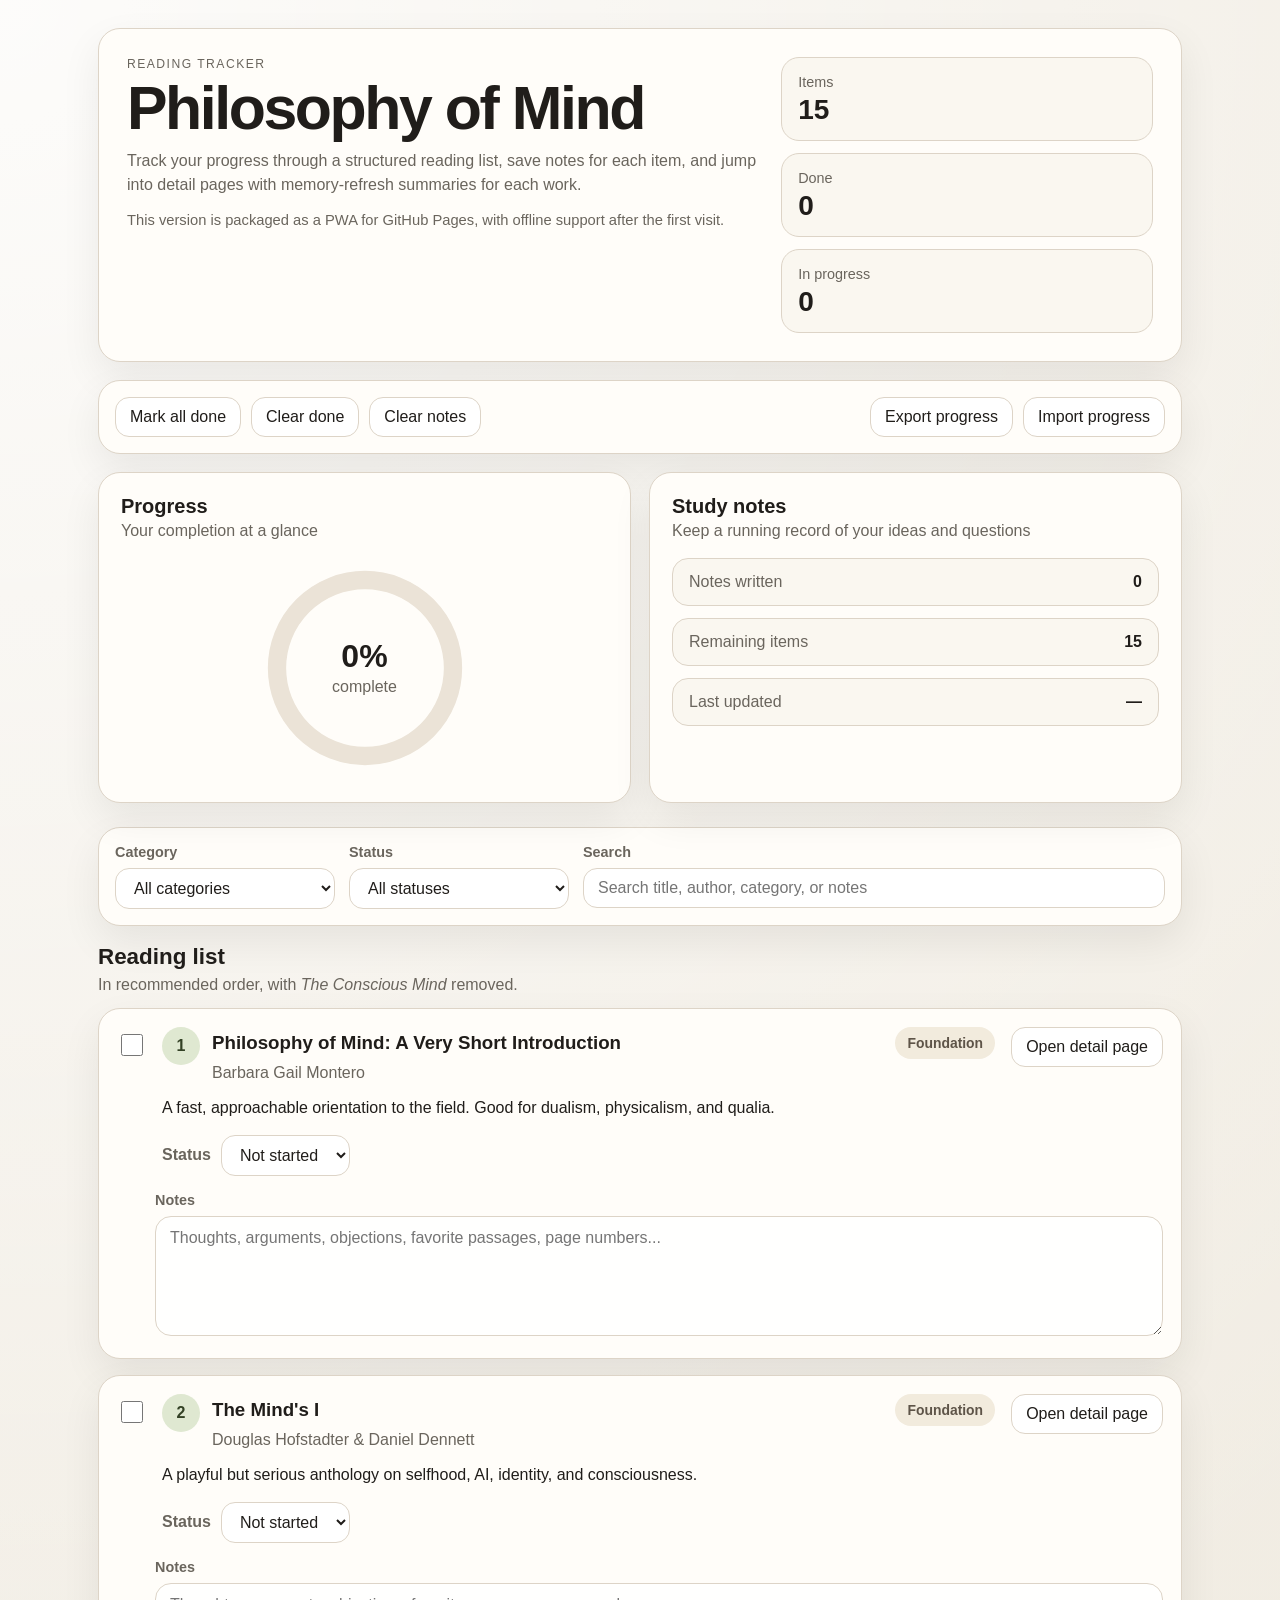
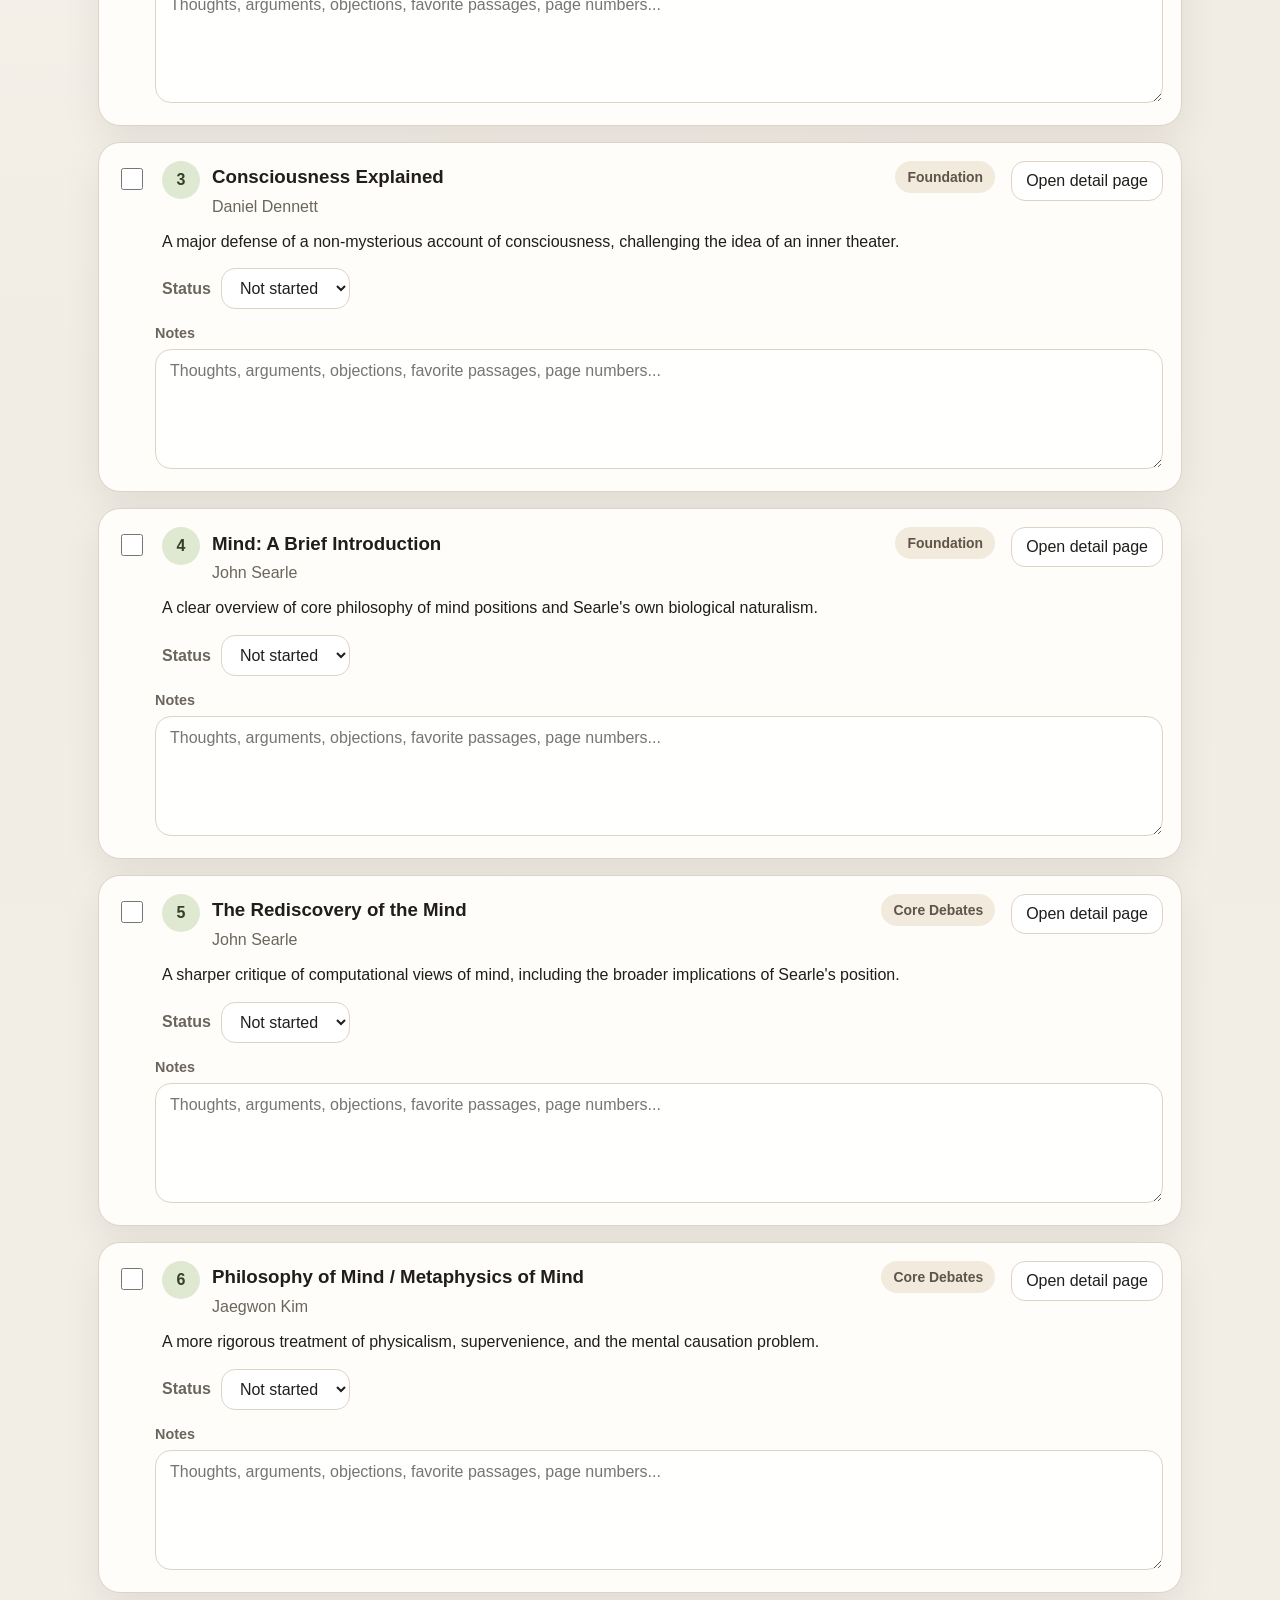
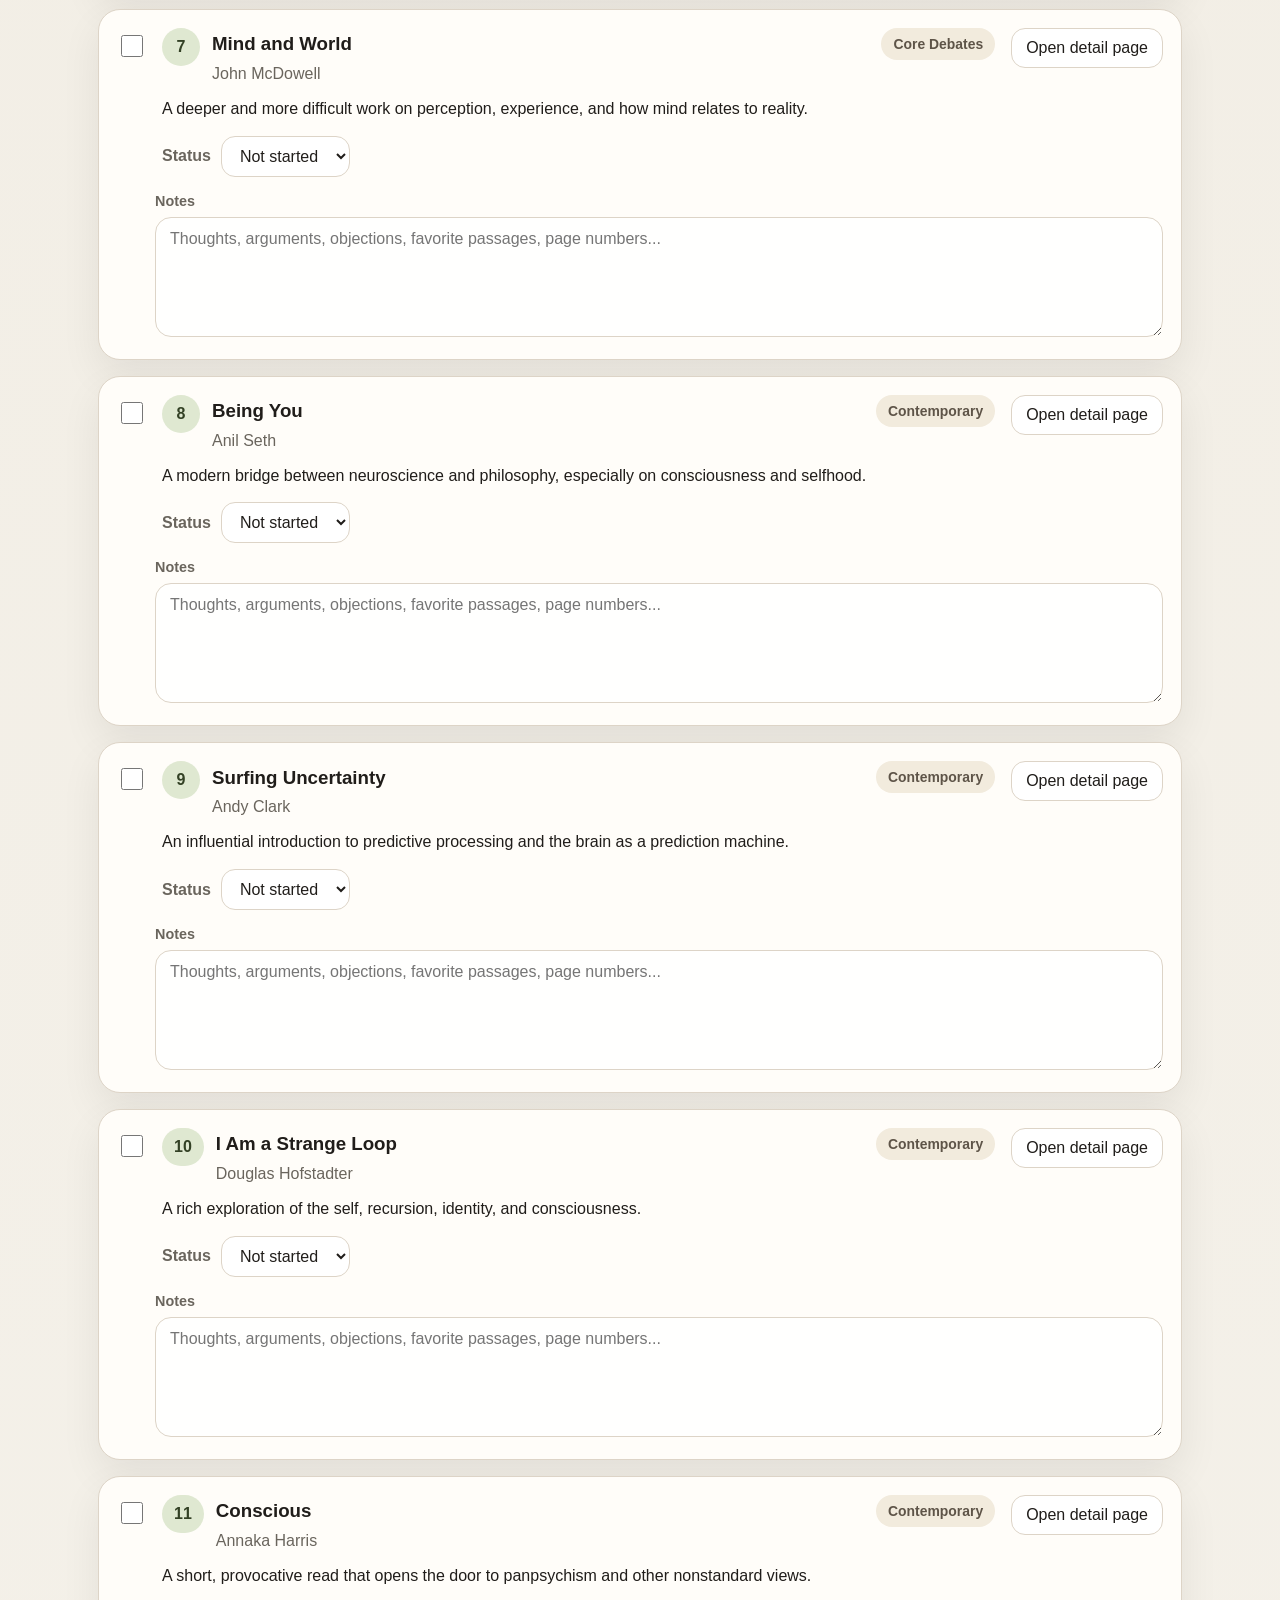
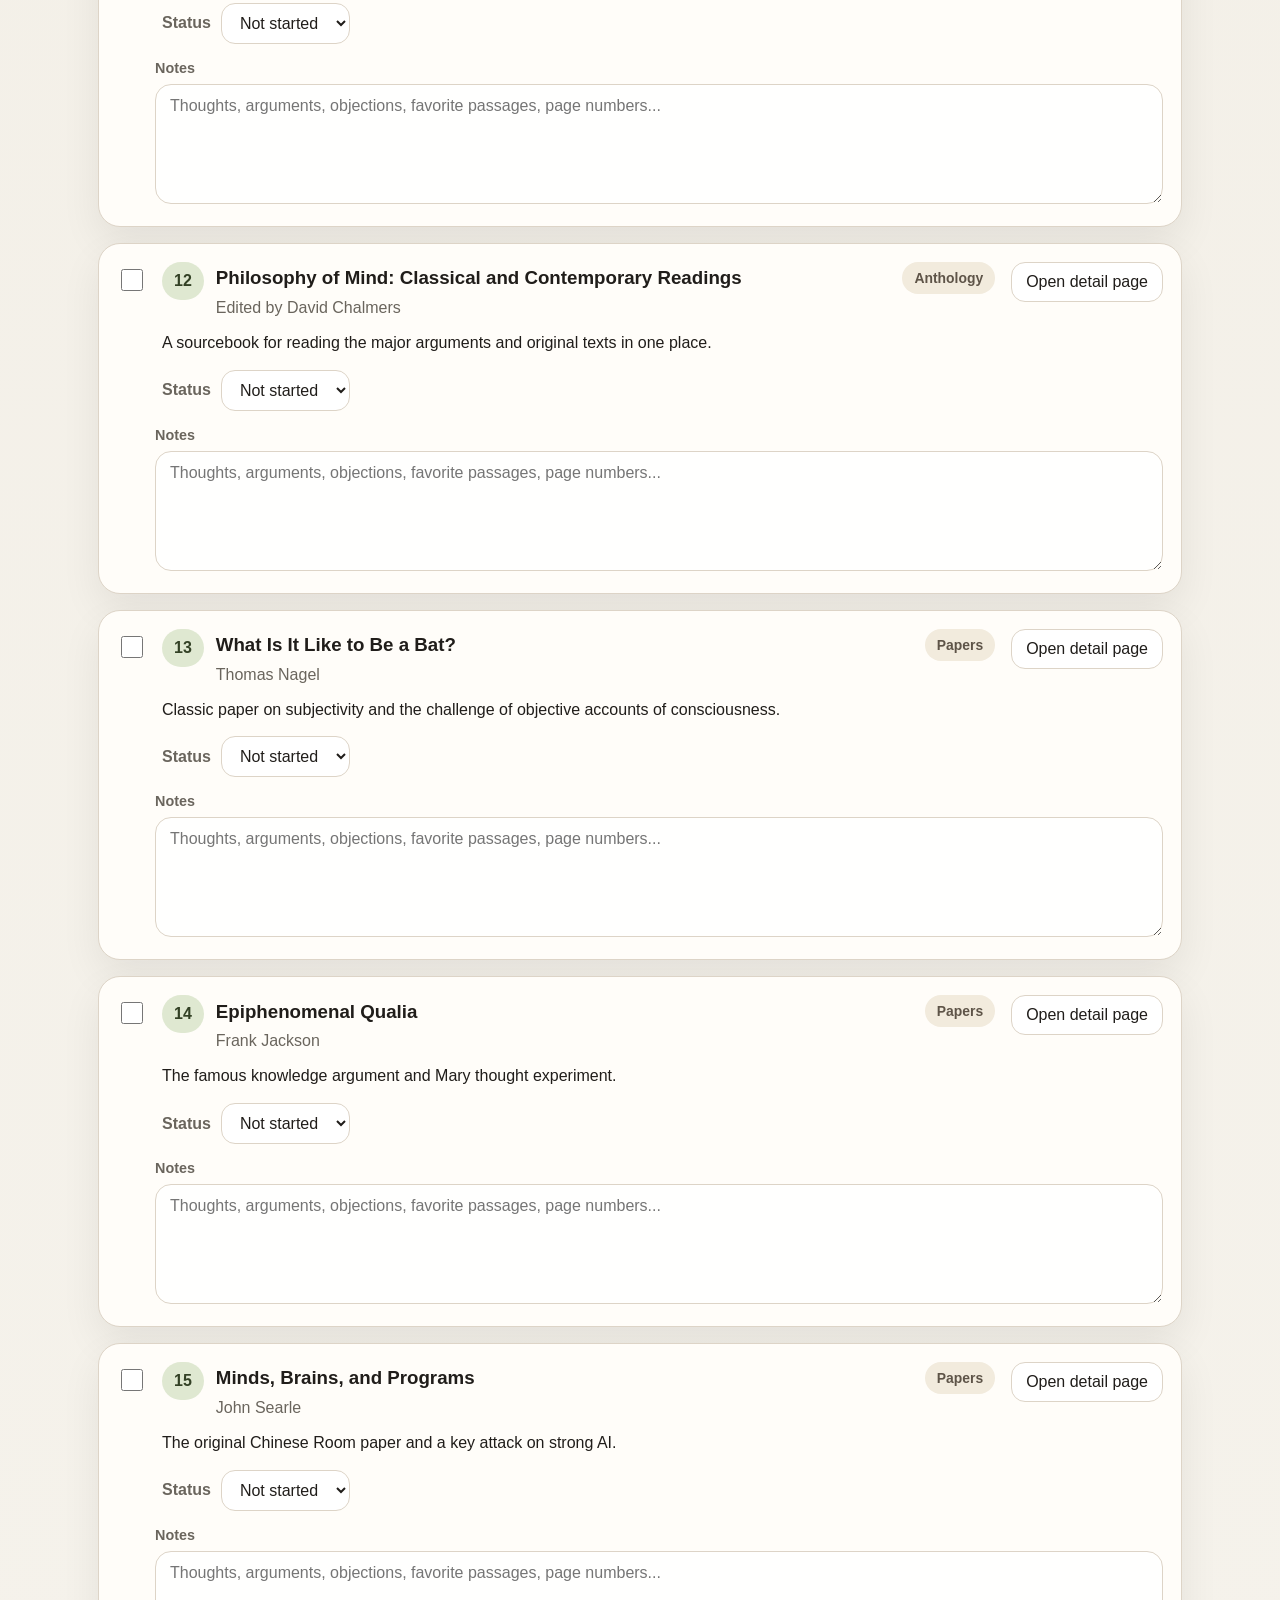
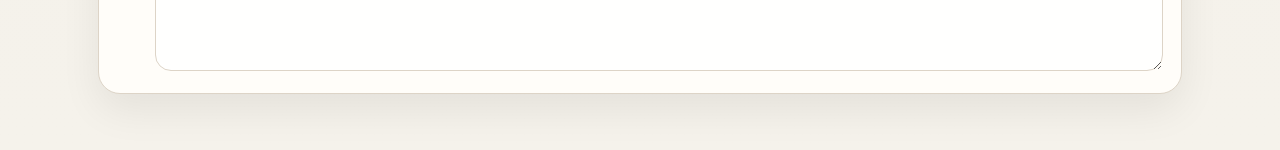
<file: index.html>
<!DOCTYPE html>
<html lang="en">
<head>
  <meta charset="UTF-8" />
  <meta name="viewport" content="width=device-width, initial-scale=1.0" />
  <title>Philosophy of Mind Tracker</title>
  <meta name="description" content="A deployable reading tracker for philosophy of mind books and papers." />
  <meta name="theme-color" content="#6f8259" />
  <meta name="apple-mobile-web-app-capable" content="yes" />
  <meta name="apple-mobile-web-app-status-bar-style" content="default" />
  <meta name="apple-mobile-web-app-title" content="Mind Tracker" />
  <link rel="manifest" href="./manifest.webmanifest" />
  <link rel="apple-touch-icon" href="./apple-touch-icon.png" />
  <link rel="apple-touch-icon" sizes="120x120" href="./apple-touch-icon-120x120.png" />
  <link rel="apple-touch-icon" sizes="152x152" href="./apple-touch-icon-152x152.png" />
  <link rel="apple-touch-icon" sizes="167x167" href="./apple-touch-icon-167x167.png" />
  <link rel="apple-touch-icon" sizes="180x180" href="./apple-touch-icon-180x180.png" />
  <link rel="icon" type="image/png" sizes="192x192" href="./icons/icon-192.png" />
  <link rel="stylesheet" href="styles.css" />
</head>
<body>
  <div class="app-shell">
    <header class="hero card">
      <div class="hero-copy">
        <p class="eyebrow">Reading tracker</p>
        <h1>Philosophy of Mind</h1>
        <p class="subtitle">
          Track your progress through a structured reading list, save notes for each item,
          and jump into detail pages with memory-refresh summaries for each work.
        </p>
        <p class="install-tip">This version is packaged as a PWA for GitHub Pages, with offline support after the first visit.</p>
      </div>
      <div class="hero-stats">
        <div class="stat"><span class="stat-label">Items</span><strong class="stat-value" id="totalCount">0</strong></div>
        <div class="stat"><span class="stat-label">Done</span><strong class="stat-value" id="doneCount">0</strong></div>
        <div class="stat"><span class="stat-label">In progress</span><strong class="stat-value" id="readingCount">0</strong></div>
      </div>
    </header>

    <section class="toolbar card">
      <div class="toolbar-group">
        <button id="markAllDoneBtn" type="button">Mark all done</button>
        <button id="clearChecksBtn" type="button">Clear done</button>
        <button id="clearNotesBtn" type="button">Clear notes</button>
      </div>
      <div class="toolbar-group">
        <button id="exportBtn" type="button">Export progress</button>
        <label class="import-label" for="importFile">Import progress</label>
        <input id="importFile" type="file" accept="application/json" />
      </div>
    </section>

    <section class="overview-grid">
      <article class="card progress-card">
        <div class="card-header"><h2>Progress</h2><p>Your completion at a glance</p></div>
        <div class="progress-ring-wrap">
          <svg viewBox="0 0 120 120" class="progress-ring" aria-hidden="true">
            <circle class="ring-bg" cx="60" cy="60" r="48"></circle>
            <circle class="ring-fill" id="ringFill" cx="60" cy="60" r="48"></circle>
          </svg>
          <div class="progress-center"><strong id="progressNumber">0%</strong><span>complete</span></div>
        </div>
      </article>
      <article class="card notes-card">
        <div class="card-header"><h2>Study notes</h2><p>Keep a running record of your ideas and questions</p></div>
        <ul class="summary-list">
          <li><span>Notes written</span><strong id="notesCount">0</strong></li>
          <li><span>Remaining items</span><strong id="remainingCount">0</strong></li>
          <li><span>Last updated</span><strong id="lastUpdated">—</strong></li>
        </ul>
      </article>
    </section>

    <section class="filters card">
      <div class="filters-row">
        <div class="filter-block">
          <label for="categoryFilter">Category</label>
          <select id="categoryFilter"><option value="all">All categories</option></select>
        </div>
        <div class="filter-block">
          <label for="statusFilter">Status</label>
          <select id="statusFilter">
            <option value="all">All statuses</option>
            <option value="not-started">Not started</option>
            <option value="reading">Reading</option>
            <option value="done">Done</option>
          </select>
        </div>
        <div class="filter-block search-block">
          <label for="searchInput">Search</label>
          <input id="searchInput" type="text" placeholder="Search title, author, category, or notes" />
        </div>
      </div>
    </section>

    <main class="list-section">
      <div class="section-header">
        <h2>Reading list</h2>
        <p>In recommended order, with <em>The Conscious Mind</em> removed.</p>
      </div>
      <div id="readingList" class="reading-list"></div>
    </main>
  </div>

  <template id="itemTemplate">
    <article class="reading-item card">
      <div class="reading-top">
        <div class="check-cell"><input class="done-checkbox" type="checkbox" /></div>
        <div class="item-main">
          <div class="item-heading">
            <span class="order-pill"></span>
            <div class="heading-copy">
              <div class="title-row">
                <h3 class="item-title"></h3>
                <div class="pill-row"><span class="category-pill"></span></div>
              </div>
              <p class="item-author"></p>
            </div>
          </div>
          <p class="item-description"></p>
          <div class="status-row">
            <label>Status</label>
            <select class="status-select">
              <option value="not-started">Not started</option>
              <option value="reading">Reading</option>
              <option value="done">Done</option>
            </select>
          </div>
        </div>
        <a class="detail-link" href="#">Open detail page</a>
      </div>
      <div class="item-notes">
        <label class="field-label">Notes</label>
        <textarea placeholder="Thoughts, arguments, objections, favorite passages, page numbers..."></textarea>
      </div>
    </article>
  </template>

  <script src="data.js"></script>
  <script src="script.js"></script>
</body>
</html>
</file>
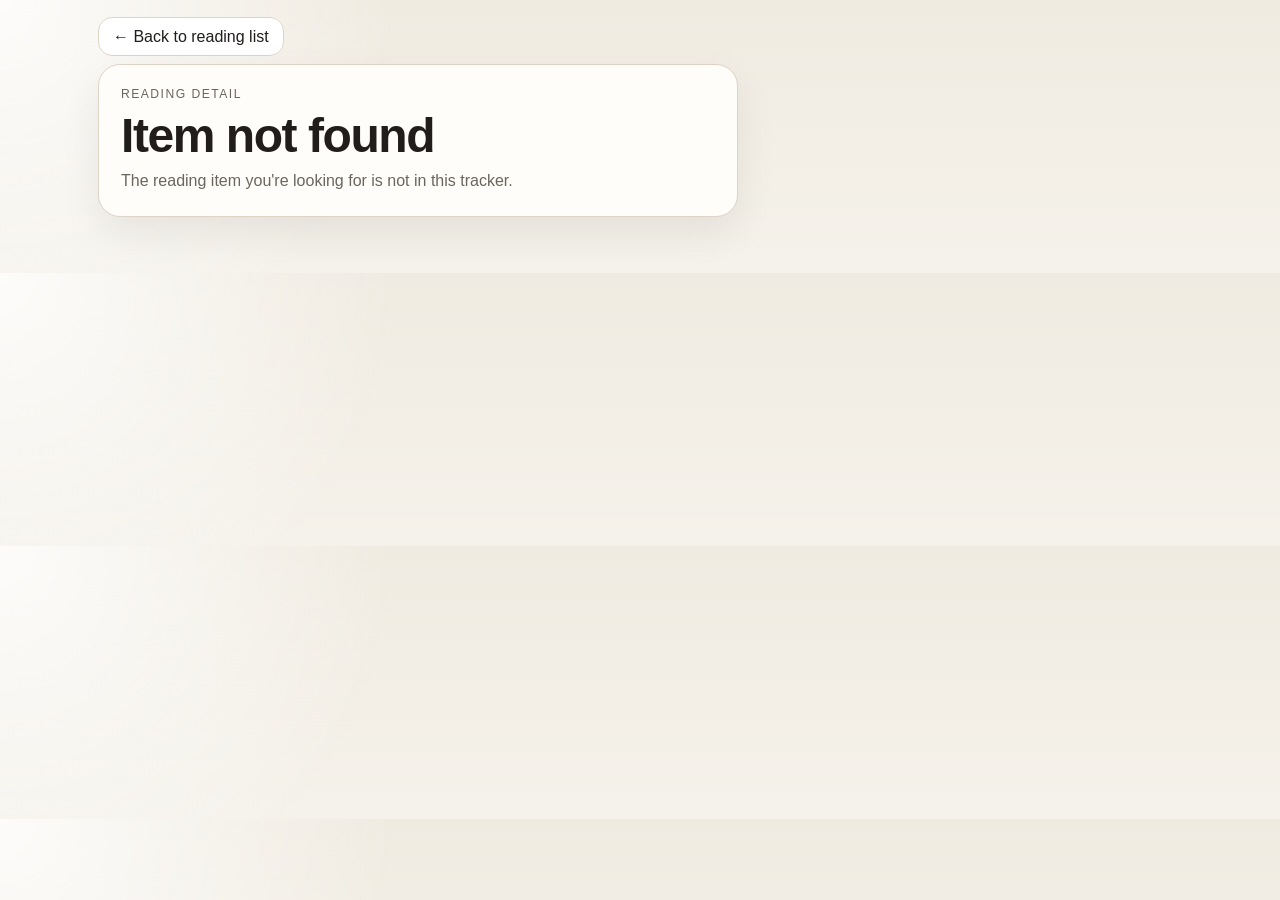
<file: detail.html>
<!DOCTYPE html>
<html lang="en">
<head>
  <meta charset="UTF-8" />
  <meta name="viewport" content="width=device-width, initial-scale=1.0" />
  <title>Reading Detail</title>
  <meta name="description" content="Detail page for a philosophy of mind reading item." />
  <meta name="theme-color" content="#6f8259" />
  <meta name="apple-mobile-web-app-capable" content="yes" />
  <meta name="apple-mobile-web-app-status-bar-style" content="default" />
  <meta name="apple-mobile-web-app-title" content="Mind Tracker" />
  <link rel="manifest" href="./manifest.webmanifest" />
  <link rel="apple-touch-icon" href="./apple-touch-icon.png" />
  <link rel="apple-touch-icon" sizes="120x120" href="./apple-touch-icon-120x120.png" />
  <link rel="apple-touch-icon" sizes="152x152" href="./apple-touch-icon-152x152.png" />
  <link rel="apple-touch-icon" sizes="167x167" href="./apple-touch-icon-167x167.png" />
  <link rel="apple-touch-icon" sizes="180x180" href="./apple-touch-icon-180x180.png" />
  <link rel="icon" type="image/png" sizes="192x192" href="./icons/icon-192.png" />
  <link rel="stylesheet" href="styles.css" />
</head>
<body>
  <div class="app-shell">
    <a class="back-link" href="index.html">← Back to reading list</a>
    <main id="detailRoot" class="detail-grid" style="margin-top: 18px;"></main>
  </div>
  <script src="data.js"></script>
  <script src="detail.js"></script>
</body>
</html>
</file>
<file: styles.css>
:root {
  --bg: #f5f2eb;
  --panel: #fffdf9;
  --panel-2: #faf7f0;
  --text: #201d1a;
  --muted: #6a655d;
  --line: #ddd4c7;
  --accent: #6f8259;
  --accent-soft: #dfe8d1;
  --done: #eef4e8;
  --reading: #f4efe1;
  --shadow: 0 16px 40px rgba(0, 0, 0, 0.07);
  --radius: 22px;
}
* { box-sizing: border-box; }
html, body { margin: 0; padding: 0; }
body {
  font-family: Inter, -apple-system, BlinkMacSystemFont, "Segoe UI", Roboto, Helvetica, Arial, sans-serif;
  color: var(--text);
  background:
    radial-gradient(circle at top left, rgba(255,255,255,0.85), transparent 30%),
    linear-gradient(180deg, #f0ebe1 0%, var(--bg) 100%);
}
button, input, textarea, select { font: inherit; }
a { color: inherit; }
.app-shell { max-width: 1120px; margin: 0 auto; padding: 28px 18px 56px; }
.card { background: var(--panel); border: 1px solid var(--line); border-radius: var(--radius); box-shadow: var(--shadow); }
.hero { display: grid; grid-template-columns: 1.7fr 1fr; gap: 22px; padding: 28px; margin-bottom: 18px; }
.eyebrow { margin: 0 0 8px; text-transform: uppercase; letter-spacing: 0.12em; font-size: 0.76rem; color: var(--muted); }
.hero h1 { margin: 0 0 10px; font-size: clamp(2.3rem, 5vw, 3.8rem); line-height: 0.98; letter-spacing: -0.04em; }
.subtitle { margin: 0; color: var(--muted); line-height: 1.55; max-width: 700px; }
.hero-stats { display: grid; gap: 12px; align-self: stretch; }
.stat { border: 1px solid var(--line); background: var(--panel-2); border-radius: 18px; padding: 16px; }
.stat-label { display: block; color: var(--muted); font-size: 0.9rem; margin-bottom: 6px; }
.stat-value { font-size: 1.75rem; line-height: 1; }
.toolbar, .filters { display: flex; justify-content: space-between; gap: 14px; padding: 16px; margin-bottom: 18px; flex-wrap: wrap; }
.toolbar-group { display: flex; gap: 10px; flex-wrap: wrap; align-items: center; }
button, .import-label, select, input[type="text"], .back-link, .detail-link {
  border: 1px solid var(--line); background: white; color: var(--text); padding: 10px 14px; border-radius: 14px;
  transition: transform 0.12s ease, border-color 0.12s ease; text-decoration: none;
}
button, .import-label, .detail-link { cursor: pointer; }
button:hover, .import-label:hover, .back-link:hover, .detail-link:hover { transform: translateY(-1px); border-color: #beb29f; }
select:focus, input[type="text"]:focus, textarea:focus { outline: none; border-color: #b8c4a6; box-shadow: 0 0 0 3px rgba(111, 130, 89, 0.14); }
#importFile { display: none; }
.filters-row { display: grid; grid-template-columns: 220px 220px 1fr; gap: 14px; width: 100%; }
.filter-block label, .field-label { display: block; font-size: 0.9rem; color: var(--muted); margin-bottom: 8px; font-weight: 600; }
.filter-block select, .filter-block input { width: 100%; }
.overview-grid { display: grid; grid-template-columns: 1fr 1fr; gap: 18px; margin-bottom: 24px; }
.progress-card, .notes-card, .detail-card, .summary-card, .nav-card { padding: 22px; }
.card-header h2 { margin: 0 0 4px; font-size: 1.25rem; }
.card-header p { margin: 0; color: var(--muted); }
.progress-ring-wrap { position: relative; width: 220px; height: 220px; margin: 18px auto 2px; }
.progress-ring { width: 100%; height: 100%; transform: rotate(-90deg); }
.ring-bg, .ring-fill { fill: none; stroke-width: 10; }
.ring-bg { stroke: #ebe3d7; }
.ring-fill { stroke: var(--accent); stroke-linecap: round; stroke-dasharray: 301.59; stroke-dashoffset: 301.59; transition: stroke-dashoffset 0.3s ease; }
.progress-center { position: absolute; inset: 0; display: grid; place-content: center; text-align: center; }
.progress-center strong { font-size: 2rem; line-height: 1; }
.progress-center span { margin-top: 6px; color: var(--muted); }
.summary-list { list-style: none; padding: 0; margin: 18px 0 0; display: grid; gap: 12px; }
.summary-list li { display: flex; align-items: center; justify-content: space-between; gap: 14px; border: 1px solid var(--line); background: var(--panel-2); border-radius: 16px; padding: 14px 16px; }
.summary-list span { color: var(--muted); }
.section-header { margin-bottom: 14px; }
.section-header h2 { margin: 0 0 6px; font-size: 1.4rem; }
.section-header p { margin: 0; color: var(--muted); }
.reading-list { display: grid; gap: 16px; }
.reading-item { padding: 18px; transition: border-color 0.14s ease, transform 0.14s ease, background 0.14s ease; }
.reading-item:hover { transform: translateY(-1px); border-color: #c8bcaa; }
.reading-item.done { background: var(--done); }
.reading-item.reading { background: var(--reading); }
.reading-top { display: grid; grid-template-columns: auto 1fr auto; gap: 16px; align-items: start; }
.check-cell { padding-top: 4px; }
.done-checkbox { width: 22px; height: 22px; accent-color: var(--accent); cursor: pointer; }
.item-heading { display: flex; align-items: flex-start; gap: 12px; flex-wrap: wrap; }
.heading-copy { flex: 1; min-width: 0; }
.title-row { display: flex; align-items: center; justify-content: space-between; gap: 12px; flex-wrap: wrap; }
.pill-row { display: flex; gap: 8px; flex-wrap: wrap; }
.order-pill, .category-pill { display: inline-flex; align-items: center; justify-content: center; min-width: 38px; height: 38px; border-radius: 999px; padding: 0 12px; font-weight: 700; }
.order-pill { background: var(--accent-soft); color: #334125; }
.category-pill { min-height: 32px; height: auto; background: #f2ebdd; color: #5e5448; font-size: 0.87rem; }
.item-title { margin: 0; font-size: 1.17rem; line-height: 1.25; }
.item-author { margin: 5px 0 0; color: var(--muted); }
.item-description { margin: 14px 0 0; line-height: 1.55; }
.status-row { margin-top: 14px; display: flex; align-items: center; gap: 10px; flex-wrap: wrap; }
.status-row label { color: var(--muted); font-weight: 600; }
.item-notes { margin-top: 16px; padding-left: 38px; }
.item-notes textarea, .detail-notes textarea { width: 100%; min-height: 120px; resize: vertical; border: 1px solid var(--line); border-radius: 16px; background: rgba(255,255,255,0.9); color: var(--text); padding: 12px 14px; }
.empty-state { text-align: center; color: var(--muted); padding: 28px; }
.detail-grid { display: grid; grid-template-columns: 1.2fr 0.8fr; gap: 18px; }
.detail-title { margin: 10px 0 8px; font-size: clamp(2rem, 4vw, 3rem); line-height: 1.05; letter-spacing: -0.03em; }
.meta-row, .nav-list { display: flex; gap: 10px; flex-wrap: wrap; }
.meta-chip { display: inline-flex; align-items: center; gap: 8px; padding: 10px 12px; border: 1px solid var(--line); border-radius: 999px; background: var(--panel-2); color: var(--muted); }
.summary-copy { line-height: 1.7; color: #322d27; font-size: 1rem; }
.detail-notes textarea { min-height: 240px; }
.note-hint { margin-top: 10px; color: var(--muted); font-size: 0.92rem; }
.nav-list { margin-top: 14px; align-items: stretch; }
.nav-button { flex: 1 1 180px; display: block; text-decoration: none; border: 1px solid var(--line); border-radius: 16px; background: var(--panel-2); padding: 14px; }
.nav-button small { display: block; color: var(--muted); margin-bottom: 6px; }
.nav-button strong { display: block; line-height: 1.35; }
.install-tip { margin-top: 14px; color: var(--muted); font-size: 0.92rem; }
@media (max-width: 920px) {
  .hero, .overview-grid, .filters-row, .detail-grid { grid-template-columns: 1fr; }
  .progress-ring-wrap { width: 180px; height: 180px; }
  .reading-top { grid-template-columns: auto 1fr; }
}
@media (max-width: 640px) {
  .app-shell { padding: 18px 12px 40px; }
  .hero, .progress-card, .notes-card, .reading-item, .detail-card, .summary-card, .nav-card { padding: 18px; }
  .item-notes { padding-left: 0; }
}
</file>
